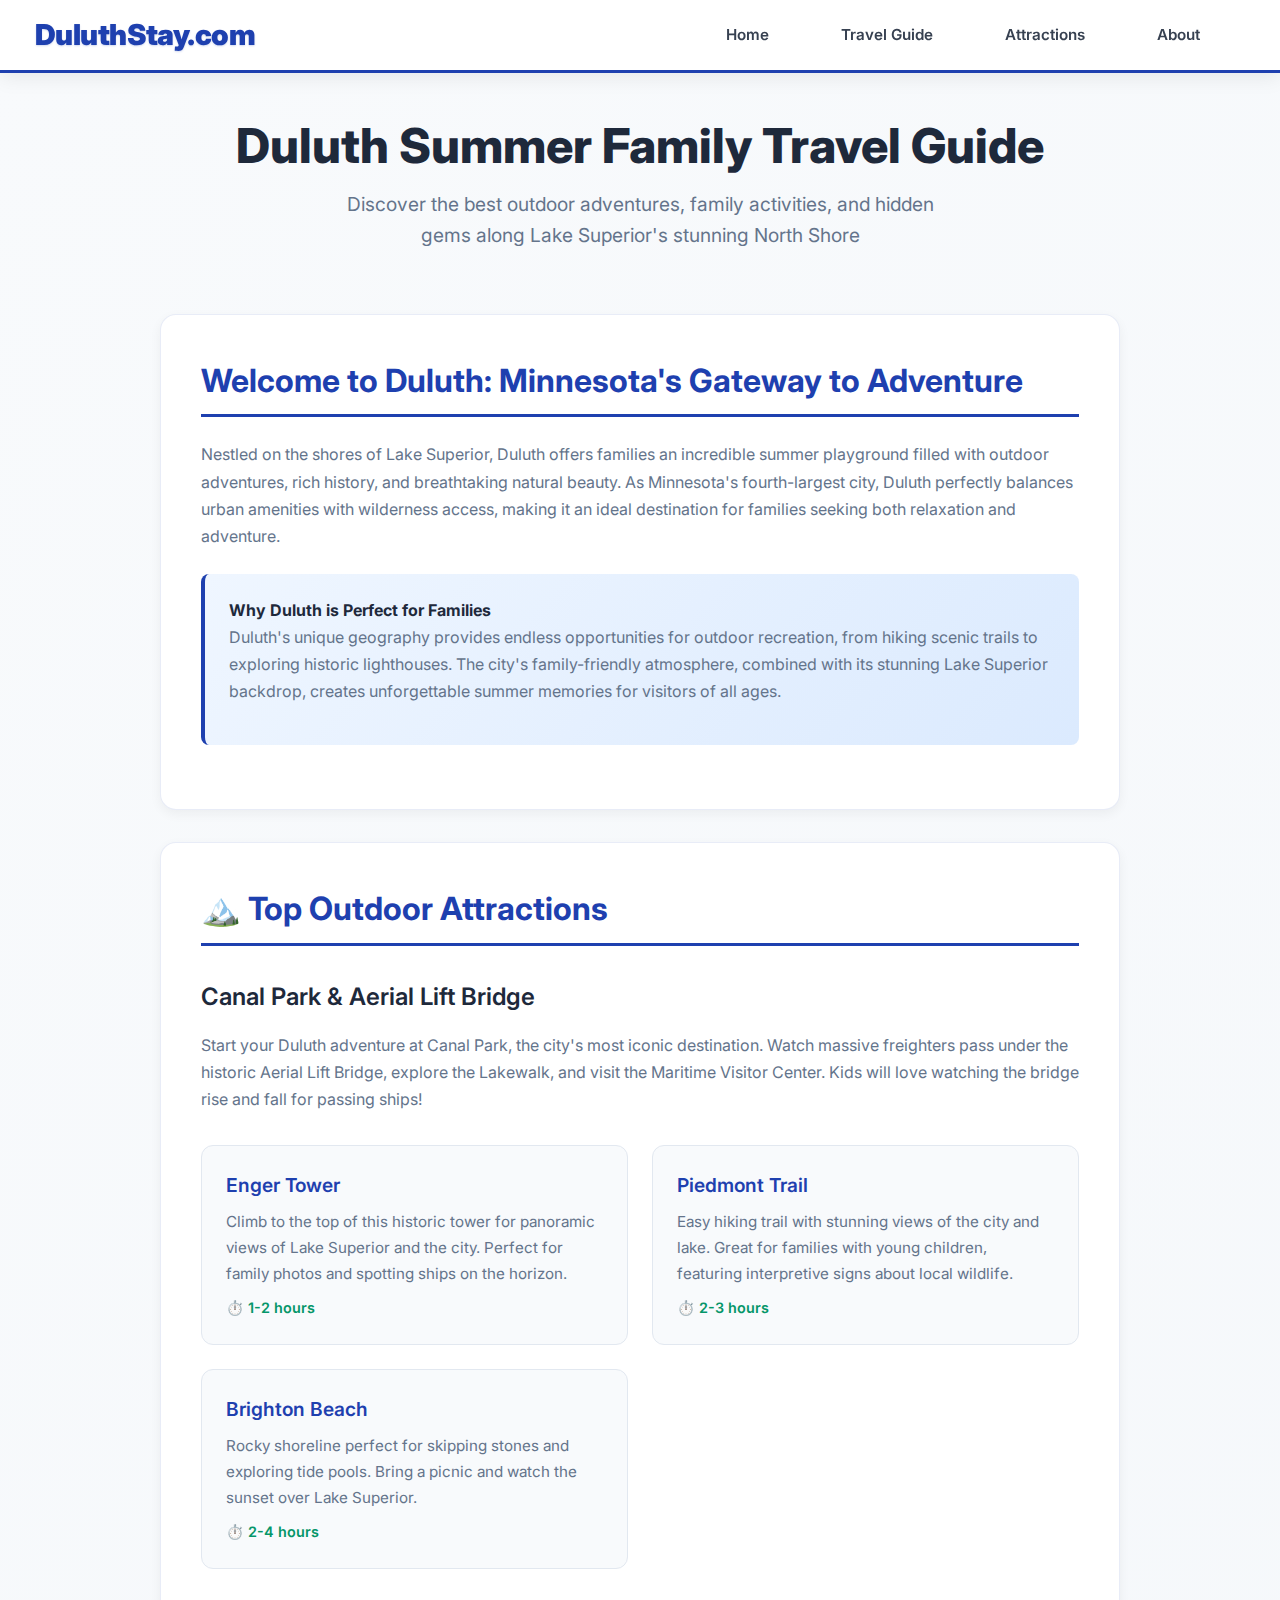
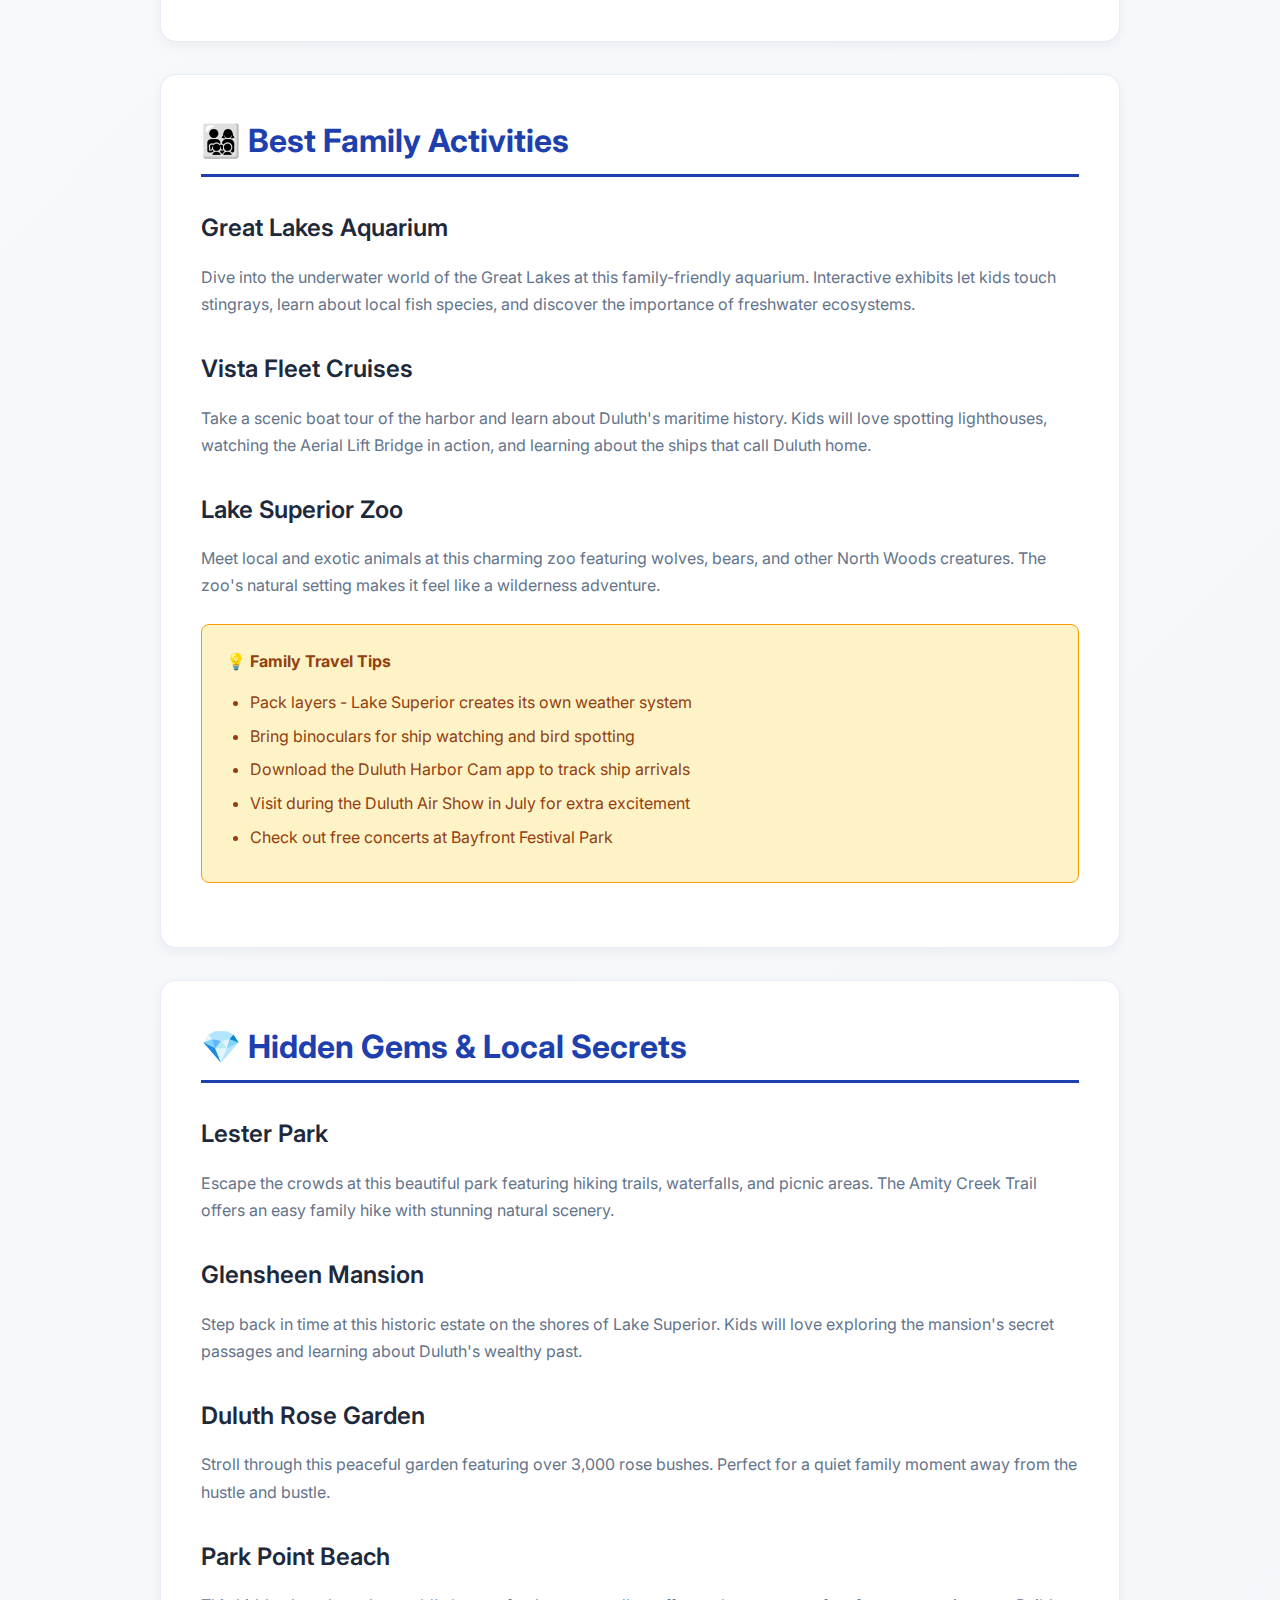
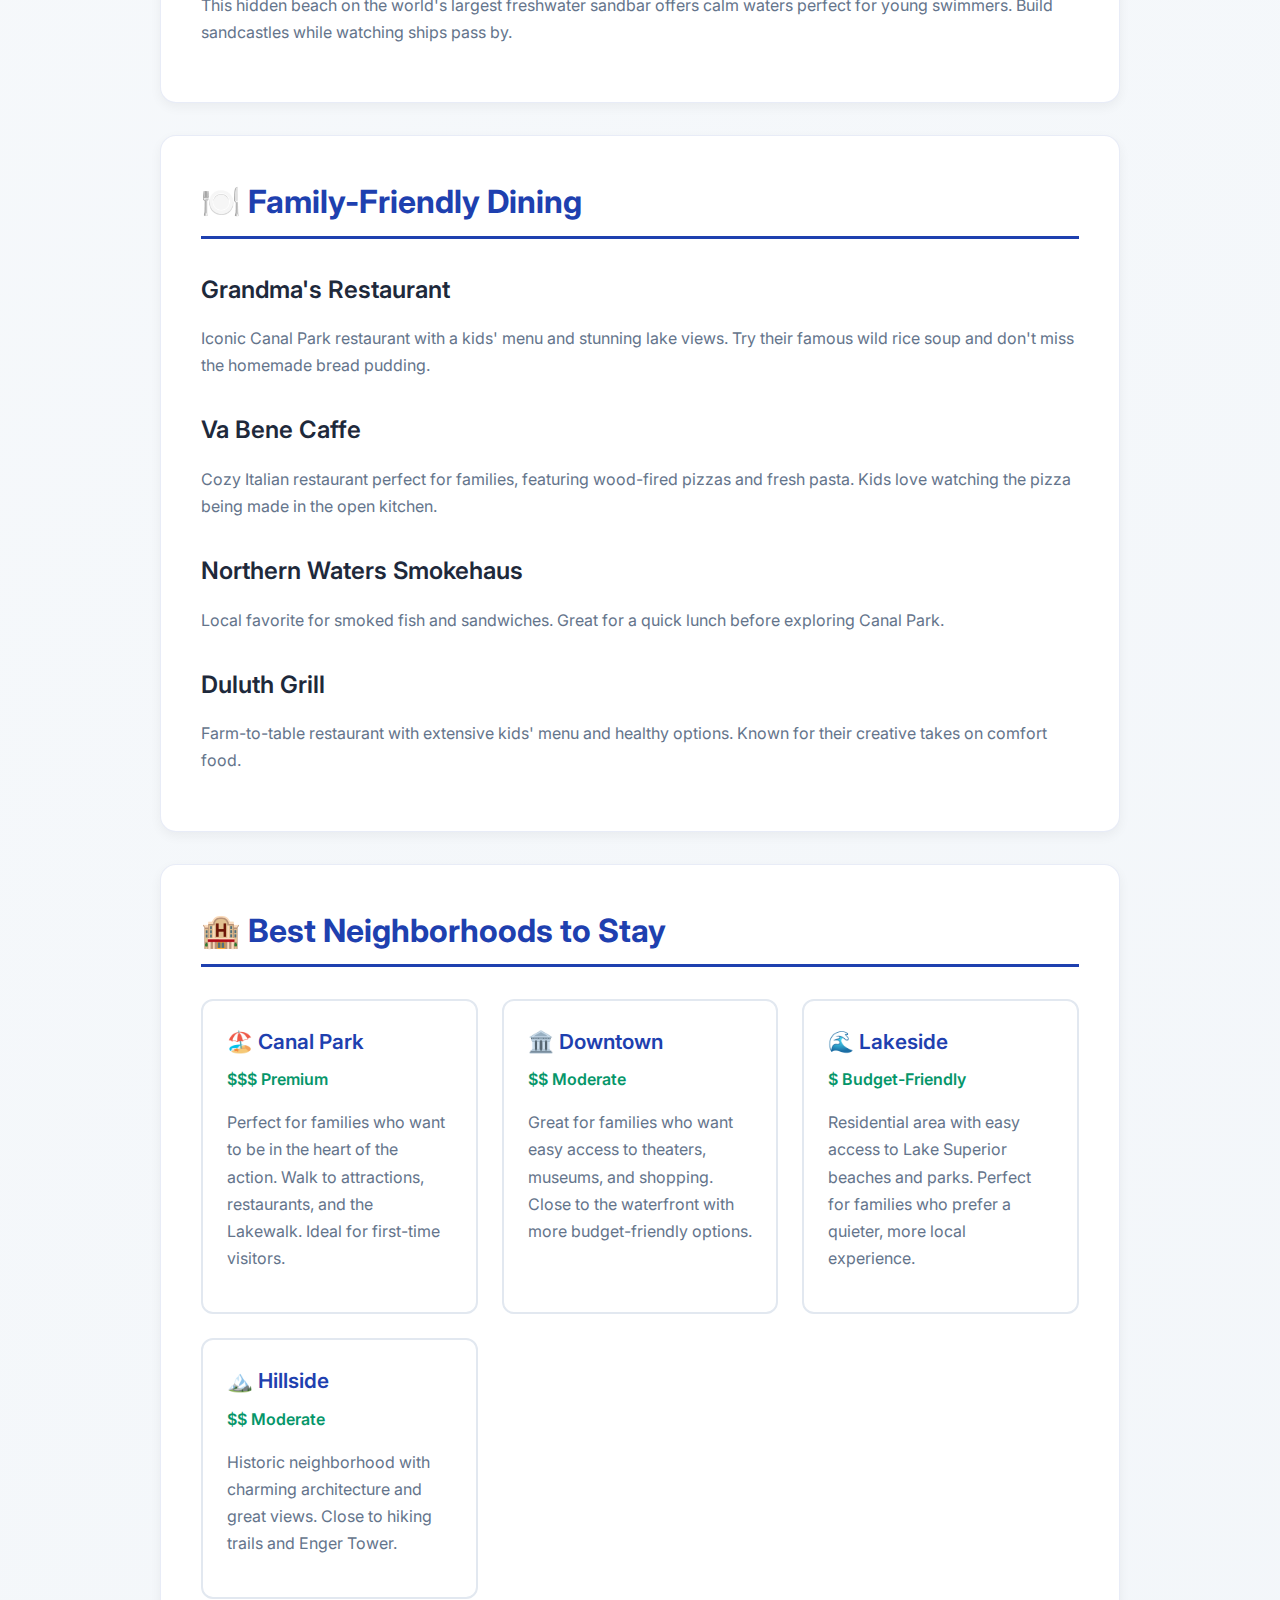
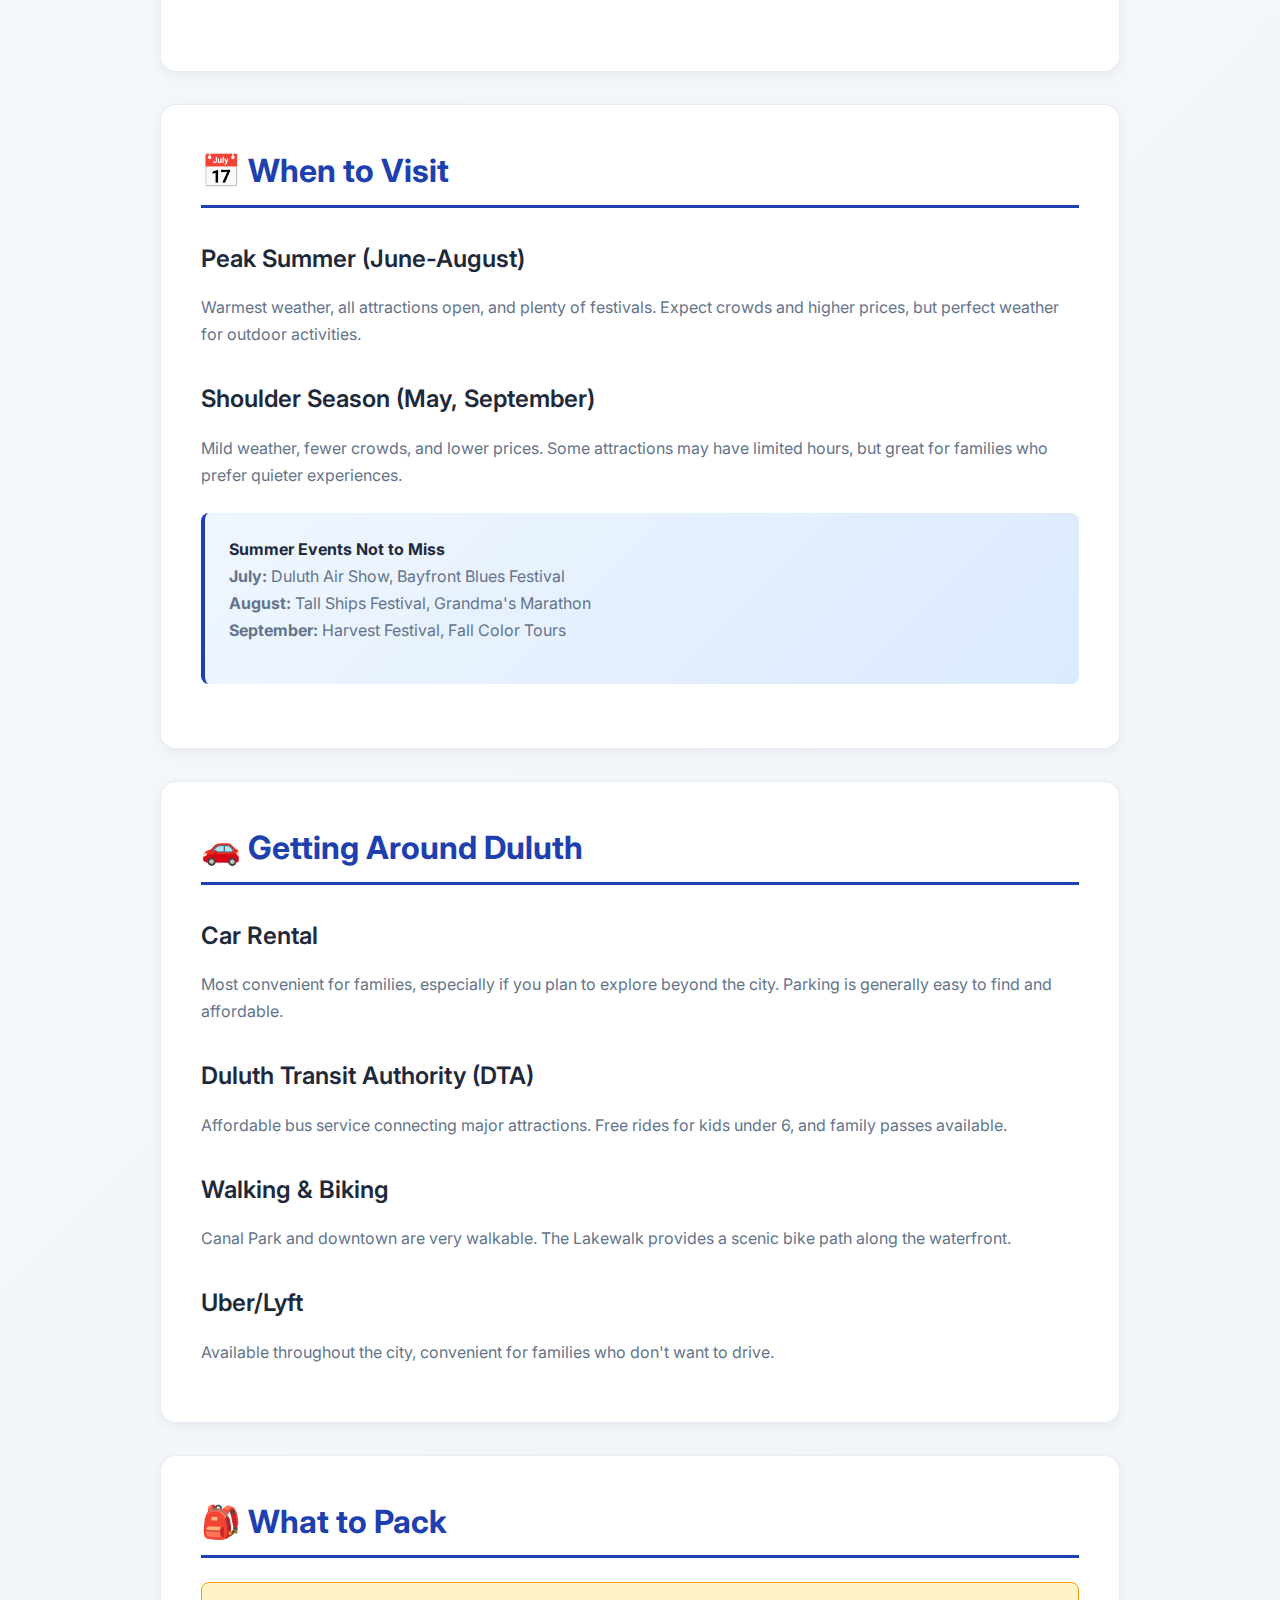
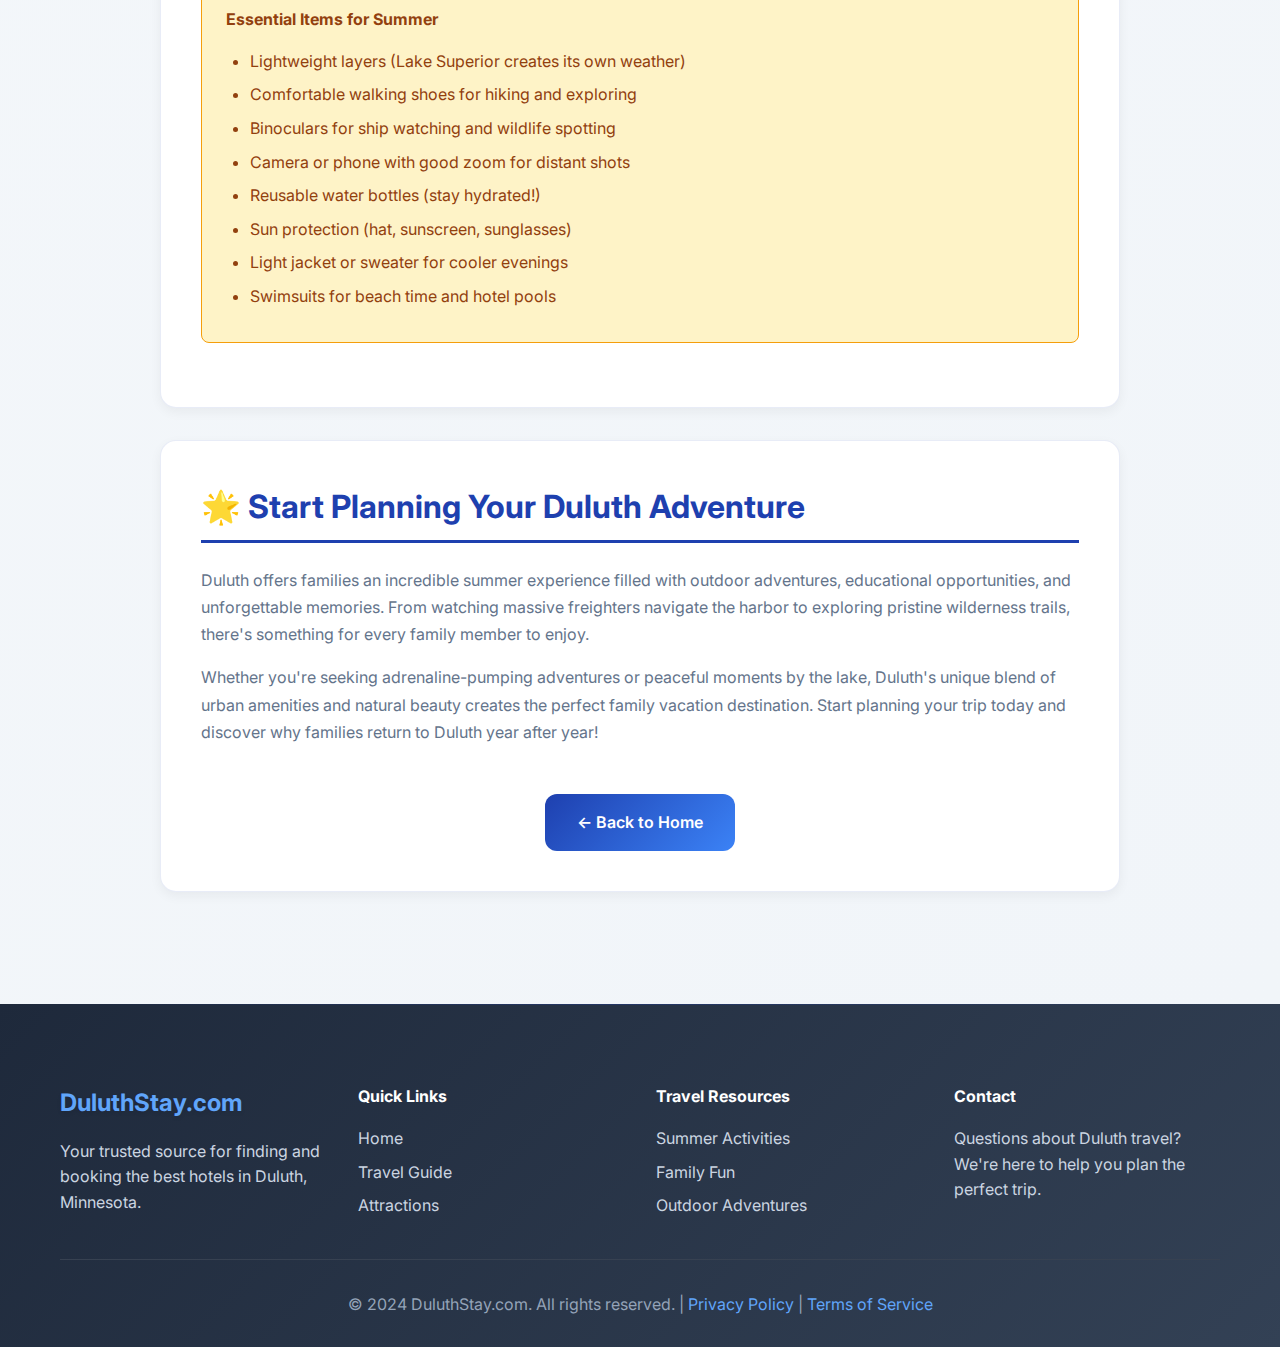
<file: travel-guide.html>
<!DOCTYPE html>
<html lang="en">
<head>
    <meta charset="UTF-8">
    <meta name="viewport" content="width=device-width, initial-scale=1.0">
    <meta name="description" content="Complete summer travel guide for families visiting Duluth, Minnesota. Discover outdoor activities, family-friendly attractions, dining, and hidden gems along Lake Superior.">
    <meta name="keywords" content="Duluth travel guide, family activities Duluth, summer Duluth, Lake Superior, outdoor activities Minnesota">
    <title>Duluth Summer Family Travel Guide | DuluthStay.com</title>
    
    <link rel="stylesheet" href="styles.css">
    <link rel="preconnect" href="https://fonts.googleapis.com">
    <link rel="preconnect" href="https://fonts.gstatic.com" crossorigin>
    <link href="https://fonts.googleapis.com/css2?family=Inter:wght@300;400;500;600;700&display=swap" rel="stylesheet">
    
    <style>
        .travel-guide {
            padding: 120px 0 80px;
            background: linear-gradient(135deg, #f8fafc 0%, #f1f5f9 100%);
        }
        
        .guide-header {
            text-align: center;
            margin-bottom: 4rem;
        }
        
        .guide-title {
            font-size: 3rem;
            font-weight: 800;
            color: #1e293b;
            margin-bottom: 1rem;
            line-height: 1.1;
        }
        
        .guide-subtitle {
            font-size: 1.2rem;
            color: #64748b;
            max-width: 600px;
            margin: 0 auto;
        }
        
        .guide-content {
            max-width: 1000px;
            margin: 0 auto;
            padding: 0 20px;
        }
        
        .section {
            background: white;
            border-radius: 16px;
            padding: 2.5rem;
            margin-bottom: 2rem;
            box-shadow: 0 4px 12px rgba(0, 0, 0, 0.05);
            border: 1px solid rgba(30, 64, 175, 0.1);
        }
        
        .section h2 {
            font-size: 2rem;
            font-weight: 700;
            color: #1e40af;
            margin-bottom: 1.5rem;
            border-bottom: 3px solid #1e40af;
            padding-bottom: 0.5rem;
        }
        
        .section h3 {
            font-size: 1.5rem;
            font-weight: 600;
            color: #1e293b;
            margin: 2rem 0 1rem 0;
        }
        
        .section p {
            color: #64748b;
            line-height: 1.7;
            margin-bottom: 1rem;
        }
        
        .highlight-box {
            background: linear-gradient(135deg, #eff6ff 0%, #dbeafe 100%);
            border-left: 4px solid #1e40af;
            padding: 1.5rem;
            margin: 1.5rem 0;
            border-radius: 8px;
        }
        
        .activity-grid {
            display: grid;
            grid-template-columns: repeat(auto-fit, minmax(300px, 1fr));
            gap: 1.5rem;
            margin: 2rem 0;
        }
        
        .activity-card {
            background: #f8fafc;
            border-radius: 12px;
            padding: 1.5rem;
            border: 1px solid #e2e8f0;
            transition: transform 0.3s ease;
        }
        
        .activity-card:hover {
            transform: translateY(-2px);
            box-shadow: 0 8px 20px rgba(0, 0, 0, 0.1);
        }
        
        .activity-card h4 {
            color: #1e40af;
            font-size: 1.2rem;
            font-weight: 600;
            margin-bottom: 0.5rem;
        }
        
        .activity-card p {
            color: #64748b;
            font-size: 0.95rem;
            margin-bottom: 0.5rem;
        }
        
        .activity-card .time {
            color: #059669;
            font-weight: 600;
            font-size: 0.9rem;
        }
        
        .neighborhood-recommendations {
            display: grid;
            grid-template-columns: repeat(auto-fit, minmax(250px, 1fr));
            gap: 1.5rem;
            margin: 2rem 0;
        }
        
        .neighborhood-card {
            background: white;
            border: 2px solid #e2e8f0;
            border-radius: 12px;
            padding: 1.5rem;
            transition: all 0.3s ease;
        }
        
        .neighborhood-card:hover {
            border-color: #1e40af;
            box-shadow: 0 4px 12px rgba(30, 64, 175, 0.1);
        }
        
        .neighborhood-card h4 {
            color: #1e40af;
            font-size: 1.3rem;
            font-weight: 600;
            margin-bottom: 0.5rem;
        }
        
        .neighborhood-card .price-range {
            color: #059669;
            font-weight: 600;
            margin-bottom: 1rem;
        }
        
        .tips-list {
            background: #fef3c7;
            border: 1px solid #f59e0b;
            border-radius: 8px;
            padding: 1.5rem;
            margin: 1.5rem 0;
        }
        
        .tips-list h4 {
            color: #92400e;
            margin-bottom: 1rem;
        }
        
        .tips-list ul {
            margin: 0;
            padding-left: 1.5rem;
        }
        
        .tips-list li {
            color: #92400e;
            margin-bottom: 0.5rem;
        }
        
        .back-to-home {
            text-align: center;
            margin-top: 3rem;
        }
        
        .back-to-home a {
            display: inline-block;
            background: linear-gradient(135deg, #1e40af 0%, #3b82f6 100%);
            color: white;
            padding: 1rem 2rem;
            border-radius: 12px;
            text-decoration: none;
            font-weight: 600;
            transition: all 0.3s ease;
        }
        
        .back-to-home a:hover {
            background: linear-gradient(135deg, #1e3a8a 0%, #2563eb 100%);
            transform: translateY(-2px);
        }
        
        @media (max-width: 768px) {
            .guide-title {
                font-size: 2.2rem;
            }
            
            .section {
                padding: 1.5rem;
            }
            
            .activity-grid,
            .neighborhood-recommendations {
                grid-template-columns: 1fr;
            }
        }
    </style>
</head>
<body>
    <!-- Header -->
    <header class="header">
        <nav class="nav">
            <div class="nav-container">
                <div class="nav-logo">
                    <h1><a href="index.html">DuluthStay.com</a></h1>
                </div>
                <ul class="nav-menu">
                    <li><a href="index.html">Home</a></li>
                    <li><a href="travel-guide.html">Travel Guide</a></li>
                    <li><a href="#attractions">Attractions</a></li>
                    <li><a href="#about">About</a></li>
                </ul>
                <div class="hamburger">
                    <span></span>
                    <span></span>
                    <span></span>
                </div>
            </div>
        </nav>
    </header>

    <!-- Travel Guide Content -->
    <section class="travel-guide">
        <div class="guide-header">
            <h1 class="guide-title">Duluth Summer Family Travel Guide</h1>
            <p class="guide-subtitle">Discover the best outdoor adventures, family activities, and hidden gems along Lake Superior's stunning North Shore</p>
        </div>
        
        <div class="guide-content">
            <!-- Introduction -->
            <div class="section">
                <h2>Welcome to Duluth: Minnesota's Gateway to Adventure</h2>
                <p>Nestled on the shores of Lake Superior, Duluth offers families an incredible summer playground filled with outdoor adventures, rich history, and breathtaking natural beauty. As Minnesota's fourth-largest city, Duluth perfectly balances urban amenities with wilderness access, making it an ideal destination for families seeking both relaxation and adventure.</p>
                
                <div class="highlight-box">
                    <h4>Why Duluth is Perfect for Families</h4>
                    <p>Duluth's unique geography provides endless opportunities for outdoor recreation, from hiking scenic trails to exploring historic lighthouses. The city's family-friendly atmosphere, combined with its stunning Lake Superior backdrop, creates unforgettable summer memories for visitors of all ages.</p>
                </div>
            </div>

            <!-- Top Outdoor Attractions -->
            <div class="section">
                <h2>🏔️ Top Outdoor Attractions</h2>
                
                <h3>Canal Park & Aerial Lift Bridge</h3>
                <p>Start your Duluth adventure at Canal Park, the city's most iconic destination. Watch massive freighters pass under the historic Aerial Lift Bridge, explore the Lakewalk, and visit the Maritime Visitor Center. Kids will love watching the bridge rise and fall for passing ships!</p>
                
                <div class="activity-grid">
                    <div class="activity-card">
                        <h4>Enger Tower</h4>
                        <p>Climb to the top of this historic tower for panoramic views of Lake Superior and the city. Perfect for family photos and spotting ships on the horizon.</p>
                        <span class="time">⏱️ 1-2 hours</span>
                    </div>
                    
                    <div class="activity-card">
                        <h4>Piedmont Trail</h4>
                        <p>Easy hiking trail with stunning views of the city and lake. Great for families with young children, featuring interpretive signs about local wildlife.</p>
                        <span class="time">⏱️ 2-3 hours</span>
                    </div>
                    
                    <div class="activity-card">
                        <h4>Brighton Beach</h4>
                        <p>Rocky shoreline perfect for skipping stones and exploring tide pools. Bring a picnic and watch the sunset over Lake Superior.</p>
                        <span class="time">⏱️ 2-4 hours</span>
                    </div>
                </div>
            </div>

            <!-- Family Activities -->
            <div class="section">
                <h2>👨‍👩‍👧‍👦 Best Family Activities</h2>
                
                <h3>Great Lakes Aquarium</h3>
                <p>Dive into the underwater world of the Great Lakes at this family-friendly aquarium. Interactive exhibits let kids touch stingrays, learn about local fish species, and discover the importance of freshwater ecosystems.</p>
                
                <h3>Vista Fleet Cruises</h3>
                <p>Take a scenic boat tour of the harbor and learn about Duluth's maritime history. Kids will love spotting lighthouses, watching the Aerial Lift Bridge in action, and learning about the ships that call Duluth home.</p>
                
                <h3>Lake Superior Zoo</h3>
                <p>Meet local and exotic animals at this charming zoo featuring wolves, bears, and other North Woods creatures. The zoo's natural setting makes it feel like a wilderness adventure.</p>
                
                <div class="tips-list">
                    <h4>💡 Family Travel Tips</h4>
                    <ul>
                        <li>Pack layers - Lake Superior creates its own weather system</li>
                        <li>Bring binoculars for ship watching and bird spotting</li>
                        <li>Download the Duluth Harbor Cam app to track ship arrivals</li>
                        <li>Visit during the Duluth Air Show in July for extra excitement</li>
                        <li>Check out free concerts at Bayfront Festival Park</li>
                    </ul>
                </div>
            </div>

            <!-- Hidden Gems -->
            <div class="section">
                <h2>💎 Hidden Gems & Local Secrets</h2>
                
                <h3>Lester Park</h3>
                <p>Escape the crowds at this beautiful park featuring hiking trails, waterfalls, and picnic areas. The Amity Creek Trail offers an easy family hike with stunning natural scenery.</p>
                
                <h3>Glensheen Mansion</h3>
                <p>Step back in time at this historic estate on the shores of Lake Superior. Kids will love exploring the mansion's secret passages and learning about Duluth's wealthy past.</p>
                
                <h3>Duluth Rose Garden</h3>
                <p>Stroll through this peaceful garden featuring over 3,000 rose bushes. Perfect for a quiet family moment away from the hustle and bustle.</p>
                
                <h3>Park Point Beach</h3>
                <p>This hidden beach on the world's largest freshwater sandbar offers calm waters perfect for young swimmers. Build sandcastles while watching ships pass by.</p>
            </div>

            <!-- Dining Recommendations -->
            <div class="section">
                <h2>🍽️ Family-Friendly Dining</h2>
                
                <h3>Grandma's Restaurant</h3>
                <p>Iconic Canal Park restaurant with a kids' menu and stunning lake views. Try their famous wild rice soup and don't miss the homemade bread pudding.</p>
                
                <h3>Va Bene Caffe</h3>
                <p>Cozy Italian restaurant perfect for families, featuring wood-fired pizzas and fresh pasta. Kids love watching the pizza being made in the open kitchen.</p>
                
                <h3>Northern Waters Smokehaus</h3>
                <p>Local favorite for smoked fish and sandwiches. Great for a quick lunch before exploring Canal Park.</p>
                
                <h3>Duluth Grill</h3>
                <p>Farm-to-table restaurant with extensive kids' menu and healthy options. Known for their creative takes on comfort food.</p>
            </div>

            <!-- Where to Stay -->
            <div class="section">
                <h2>🏨 Best Neighborhoods to Stay</h2>
                
                <div class="neighborhood-recommendations">
                    <div class="neighborhood-card">
                        <h4>🏖️ Canal Park</h4>
                        <p class="price-range">$$$ Premium</p>
                        <p>Perfect for families who want to be in the heart of the action. Walk to attractions, restaurants, and the Lakewalk. Ideal for first-time visitors.</p>
                    </div>
                    
                    <div class="neighborhood-card">
                        <h4>🏛️ Downtown</h4>
                        <p class="price-range">$$ Moderate</p>
                        <p>Great for families who want easy access to theaters, museums, and shopping. Close to the waterfront with more budget-friendly options.</p>
                    </div>
                    
                    <div class="neighborhood-card">
                        <h4>🌊 Lakeside</h4>
                        <p class="price-range">$ Budget-Friendly</p>
                        <p>Residential area with easy access to Lake Superior beaches and parks. Perfect for families who prefer a quieter, more local experience.</p>
                    </div>
                    
                    <div class="neighborhood-card">
                        <h4>🏔️ Hillside</h4>
                        <p class="price-range">$$ Moderate</p>
                        <p>Historic neighborhood with charming architecture and great views. Close to hiking trails and Enger Tower.</p>
                    </div>
                </div>
            </div>

            <!-- Best Times to Visit -->
            <div class="section">
                <h2>📅 When to Visit</h2>
                
                <h3>Peak Summer (June-August)</h3>
                <p>Warmest weather, all attractions open, and plenty of festivals. Expect crowds and higher prices, but perfect weather for outdoor activities.</p>
                
                <h3>Shoulder Season (May, September)</h3>
                <p>Mild weather, fewer crowds, and lower prices. Some attractions may have limited hours, but great for families who prefer quieter experiences.</p>
                
                <div class="highlight-box">
                    <h4>Summer Events Not to Miss</h4>
                    <p><strong>July:</strong> Duluth Air Show, Bayfront Blues Festival<br>
                    <strong>August:</strong> Tall Ships Festival, Grandma's Marathon<br>
                    <strong>September:</strong> Harvest Festival, Fall Color Tours</p>
                </div>
            </div>

            <!-- Transportation -->
            <div class="section">
                <h2>🚗 Getting Around Duluth</h2>
                
                <h3>Car Rental</h3>
                <p>Most convenient for families, especially if you plan to explore beyond the city. Parking is generally easy to find and affordable.</p>
                
                <h3>Duluth Transit Authority (DTA)</h3>
                <p>Affordable bus service connecting major attractions. Free rides for kids under 6, and family passes available.</p>
                
                <h3>Walking & Biking</h3>
                <p>Canal Park and downtown are very walkable. The Lakewalk provides a scenic bike path along the waterfront.</p>
                
                <h3>Uber/Lyft</h3>
                <p>Available throughout the city, convenient for families who don't want to drive.</p>
            </div>

            <!-- Packing Tips -->
            <div class="section">
                <h2>🎒 What to Pack</h2>
                
                <div class="tips-list">
                    <h4>Essential Items for Summer</h4>
                    <ul>
                        <li>Lightweight layers (Lake Superior creates its own weather)</li>
                        <li>Comfortable walking shoes for hiking and exploring</li>
                        <li>Binoculars for ship watching and wildlife spotting</li>
                        <li>Camera or phone with good zoom for distant shots</li>
                        <li>Reusable water bottles (stay hydrated!)</li>
                        <li>Sun protection (hat, sunscreen, sunglasses)</li>
                        <li>Light jacket or sweater for cooler evenings</li>
                        <li>Swimsuits for beach time and hotel pools</li>
                    </ul>
                </div>
            </div>

            <!-- Conclusion -->
            <div class="section">
                <h2>🌟 Start Planning Your Duluth Adventure</h2>
                <p>Duluth offers families an incredible summer experience filled with outdoor adventures, educational opportunities, and unforgettable memories. From watching massive freighters navigate the harbor to exploring pristine wilderness trails, there's something for every family member to enjoy.</p>
                
                <p>Whether you're seeking adrenaline-pumping adventures or peaceful moments by the lake, Duluth's unique blend of urban amenities and natural beauty creates the perfect family vacation destination. Start planning your trip today and discover why families return to Duluth year after year!</p>
                
                <div class="back-to-home">
                    <a href="index.html">← Back to Home</a>
                </div>
            </div>
        </div>
    </section>

    <!-- Footer -->
    <footer class="footer">
        <div class="container">
            <div class="footer-content">
                <div class="footer-section">
                    <h3>DuluthStay.com</h3>
                    <p>Your trusted source for finding and booking the best hotels in Duluth, Minnesota.</p>
                </div>
                <div class="footer-section">
                    <h4>Quick Links</h4>
                    <ul>
                        <li><a href="index.html">Home</a></li>
                        <li><a href="travel-guide.html">Travel Guide</a></li>
                        <li><a href="#attractions">Attractions</a></li>
                    </ul>
                </div>
                <div class="footer-section">
                    <h4>Travel Resources</h4>
                    <ul>
                        <li><a href="#summer-activities">Summer Activities</a></li>
                        <li><a href="#family-fun">Family Fun</a></li>
                        <li><a href="#outdoor-adventures">Outdoor Adventures</a></li>
                    </ul>
                </div>
                <div class="footer-section">
                    <h4>Contact</h4>
                    <p>Questions about Duluth travel?</p>
                    <p>We're here to help you plan the perfect trip.</p>
                </div>
            </div>
            <div class="footer-bottom">
                <p>&copy; 2024 DuluthStay.com. All rights reserved. | <a href="/privacy">Privacy Policy</a> | <a href="/terms">Terms of Service</a></p>
            </div>
        </div>
    </footer>

    <script src="script.js"></script>
</body>
</html>
</file>
<file: styles.css>
/* Reset and Base Styles */
* {
    margin: 0;
    padding: 0;
    box-sizing: border-box;
}

html {
    scroll-behavior: smooth;
}

body {
    font-family: 'Inter', -apple-system, BlinkMacSystemFont, 'Segoe UI', Roboto, sans-serif;
    line-height: 1.6;
    color: #1e293b;
    background-color: #fafbfc;
    overflow-x: hidden; /* Prevent horizontal scrolling */
}

.container {
    max-width: 1200px;
    margin: 0 auto;
    padding: 0 20px;
}

/* Header Styles */
.header {
    background: rgba(255, 255, 255, 0.98);
    box-shadow: 0 4px 20px rgba(0, 0, 0, 0.08);
    position: fixed;
    top: 0;
    left: 0;
    right: 0;
    z-index: 1000;
    backdrop-filter: blur(20px);
    border-bottom: 3px solid #1e40af;
    transition: all 0.3s ease;
}

.nav-container {
    max-width: 1200px;
    margin: 0 auto;
    padding: 0 20px;
    display: flex;
    justify-content: space-between;
    align-items: center;
    height: 70px;
}


.nav-logo h1 {
    font-size: 1.8rem;
    font-weight: 900;
    color: #1e40af;
    text-shadow: 0 1px 2px rgba(30, 64, 175, 0.2);
    letter-spacing: -0.02em;
    font-family: 'Inter', sans-serif;
    margin-left: -25px;
    transition: all 0.3s ease;
}

.nav-logo h1:hover {
    color: #1e3a8a;
    transform: translateY(-1px);
}


.nav-logo a {
    text-decoration: none;
    color: inherit;
}

.nav-menu {
    display: flex;
    list-style: none;
    gap: 2rem;
}

.nav-menu a {
    text-decoration: none;
    color: #374151;
    font-weight: 600;
    transition: all 0.3s ease;
    padding: 0.75rem 1.25rem;
    border-radius: 10px;
    font-size: 0.95rem;
    position: relative;
}

.nav-menu a:hover {
    color: #1e40af;
    background: rgba(30, 64, 175, 0.08);
    transform: translateY(-2px);
    box-shadow: 0 4px 12px rgba(30, 64, 175, 0.15);
}

.hamburger {
    display: none;
    flex-direction: column;
    cursor: pointer;
}

.hamburger span {
    width: 28px;
    height: 3px;
    background: #1e40af;
    margin: 4px 0;
    transition: 0.3s;
    border-radius: 2px;
}

.hamburger:hover span {
    background: #1e3a8a;
}

/* Hero Section */
.hero {
    color: white;
    padding: 120px 0 120px;
    text-align: center;
    position: relative;
    overflow: hidden;
    min-height: 700px;
    display: flex;
    align-items: center;
}

.hero-background {
    position: absolute;
    top: 0;
    left: 0;
    width: 100%;
    height: 100%;
    z-index: 1;
    background-image: url('summerskyline.jpg');
    background-size: cover;
    background-position: center bottom;
    background-repeat: no-repeat;
}

.hero-overlay {
    position: absolute;
    top: 0;
    left: 0;
    width: 100%;
    height: 100%;
    background: linear-gradient(135deg, rgba(30, 64, 175, 0.6) 0%, rgba(0,0,0,0.3) 100%);
}

.hero-container {
    position: relative;
    z-index: 2;
    width: 100%;
}

.hero-title {
    font-size: 3.2rem;
    font-weight: 800;
    margin-bottom: 1.5rem;
    line-height: 1.1;
    text-shadow: 0 4px 8px rgba(0,0,0,0.4);
    letter-spacing: 0.05em;
    text-align: center;
    color: white;
}

.hero-subheadline {
    font-size: 1.1rem;
    margin-bottom: 1rem;
    opacity: 0.9;
    max-width: 600px;
    margin-left: auto;
    margin-right: auto;
    font-weight: 400;
    text-shadow: 0 2px 4px rgba(0,0,0,0.3);
    text-align: center;
    color: white;
}

.neighborhood-link {
    color: #ffffff;
    text-decoration: underline;
    font-weight: 600;
    transition: all 0.3s ease;
    cursor: pointer;
}

.neighborhood-link:hover {
    color: #e0e7ff;
    text-decoration: none;
    text-shadow: 0 0 8px rgba(255, 255, 255, 0.5);
}


.search-widget {
    background: rgba(255, 255, 255, 0.95);
    border-radius: 20px;
    padding: 1.5rem;
    margin: 1rem auto;
    max-width: 700px;
    box-shadow: 0 20px 40px rgba(0, 0, 0, 0.15), 0 0 0 1px rgba(255, 255, 255, 0.1);
    border: 1px solid rgba(255, 255, 255, 0.2);
    backdrop-filter: blur(20px);
}

.search-header {
    text-align: center;
    margin-bottom: 1rem;
}

.search-header h3 {
    font-size: 1.25rem;
    font-weight: 700;
    color: #1e40af;
    margin: 0;
}

.search-form {
    display: grid;
    grid-template-columns: 1fr 1fr 1fr auto;
    gap: 1rem;
    align-items: center;
}

.search-field {
    display: flex;
    align-items: center;
    background: #f8fafc;
    border: 2px solid #1e40af;
    border-radius: 12px;
    padding: 0.75rem;
    cursor: pointer;
    transition: all 0.3s ease;
    height: 60px;
    justify-content: center;
    min-width: 0;
    flex: 1;
    position: relative;
}

#guests-field {
    position: relative;
}

.search-field:hover {
    border-color: #3b82f6;
    background: #eff6ff;
}

.search-field.active {
    border-color: #1e40af;
    background: #eff6ff;
    box-shadow: 0 0 0 3px rgba(30, 64, 175, 0.1);
}

.date-field {
    cursor: pointer;
    position: relative;
}

.date-field:hover {
    border-color: #3b82f6;
    background: #f8fafc;
}

.date-input-visible {
    position: absolute;
    top: 0;
    left: 0;
    width: 100%;
    height: 100%;
    opacity: 0;
    cursor: pointer;
    z-index: 10;
    border: none;
    background: transparent;
    font-size: 16px;
    pointer-events: auto;
    margin: 0;
    padding: 0;
}

.field-content {
    text-align: center;
    display: flex;
    flex-direction: column;
    align-items: center;
    justify-content: center;
    width: 100%;
    height: 100%;
}

.search-field label {
    font-size: 0.875rem;
    font-weight: 500;
    color: #6b7280;
    margin-bottom: 0.25rem;
    display: block;
}

.date-display {
    font-size: 1rem;
    font-weight: 700;
    color: #1e40af;
    margin: 0;
    pointer-events: none;
}

.search-btn {
    background: linear-gradient(135deg, #1e40af 0%, #3b82f6 100%);
    color: white;
    padding: 0.75rem 1.5rem;
    border: none;
    border-radius: 12px;
    font-size: 1.1rem;
    font-weight: 700;
    cursor: pointer;
    transition: all 0.3s ease;
    white-space: nowrap;
    box-shadow: 0 6px 20px rgba(30, 64, 175, 0.4);
    height: 60px;
    align-self: stretch;
    display: flex;
    align-items: center;
    justify-content: center;
    position: relative;
    overflow: hidden;
}

.search-btn::before {
    content: '';
    position: absolute;
    top: 0;
    left: -100%;
    width: 100%;
    height: 100%;
    background: linear-gradient(90deg, transparent, rgba(255,255,255,0.2), transparent);
    transition: left 0.5s;
}

.search-btn:hover::before {
    left: 100%;
}

@keyframes gentle-fade-in {
    0% { opacity: 0; transform: translateY(10px); }
    100% { opacity: 1; transform: translateY(0); }
}

.search-btn:hover {
    background: linear-gradient(135deg, #1e3a8a 0%, #2563eb 100%);
    transform: translateY(-1px);
    box-shadow: 0 6px 16px rgba(30, 64, 175, 0.4);
}

.hero-stats {
    display: flex;
    justify-content: center;
    align-items: center;
    gap: 1.2rem;
    margin-top: 0.5rem;
    padding: 0.1rem 0;
}

.stat {
    text-align: center;
    display: flex;
    flex-direction: column;
    align-items: center;
}

.stat-number {
    font-size: 1.4rem;
    font-weight: 600;
    color: rgba(255, 255, 255, 0.95);
    text-shadow: 0 1px 2px rgba(0,0,0,0.3);
    margin-bottom: 0.1rem;
    line-height: 1;
    display: flex;
    align-items: baseline;
    gap: 0.2rem;
}

.stat-star {
    font-size: 1.4rem;
    vertical-align: baseline;
}

.stat-label {
    font-size: 1.1rem;
    font-weight: 600;
    color: rgba(255, 255, 255, 0.85);
    text-shadow: 0 1px 2px rgba(0,0,0,0.3);
}

.stat-divider {
    width: 1px;
    height: 20px;
    background: rgba(255, 255, 255, 0.4);
    margin: 0 0.3rem;
}

/* Duluth Highlights Section */
.duluth-highlights {
    padding: 80px 0;
    background: white;
    margin-top: -20px;
    position: relative;
    z-index: 10;
}

.duluth-highlights h2 {
    text-align: center;
    font-size: 2.5rem;
    font-weight: 700;
    margin-bottom: 3rem;
    color: #1e293b;
    transform: translateY(-60px);
}

.highlights-grid {
    display: grid;
    grid-template-columns: repeat(auto-fit, minmax(300px, 1fr));
    gap: 2rem;
}

.highlight-card {
    text-align: center;
    padding: 2rem;
    border-radius: 12px;
    transition: transform 0.3s ease;
}

.highlight-card:hover {
    transform: translateY(-5px);
}

.highlight-card img {
    width: 100%;
    height: 200px;
    object-fit: cover;
    border-radius: 8px;
    margin-bottom: 1rem;
}

.highlight-card h3 {
    font-size: 1.5rem;
    font-weight: 600;
    margin-bottom: 1rem;
    color: #1e293b;
}

.highlight-card p {
    color: #64748b;
    line-height: 1.6;
}

/* Hotels Section */
.hotels-section, .budget-hotels, .family-hotels {
    padding: 100px 0;
}

.hotels-section {
    background: linear-gradient(135deg, #f8fafc 0%, #f1f5f9 100%);
}

.budget-hotels {
    background: linear-gradient(135deg, #ffffff 0%, #f8fafc 100%);
}

.family-hotels {
    background: linear-gradient(135deg, #f8fafc 0%, #f1f5f9 100%);
}

.hotels-section h2, .budget-hotels h2, .family-hotels h2 {
    text-align: center;
    font-size: 2.75rem;
    font-weight: 800;
    margin-bottom: 4rem;
    color: #1e293b;
    letter-spacing: -0.01em;
    position: relative;
}

.hotels-section h2::after, .budget-hotels h2::after, .family-hotels h2::after {
    content: '';
    position: absolute;
    bottom: -1rem;
    left: 50%;
    transform: translateX(-50%);
    width: 60px;
    height: 4px;
    background: linear-gradient(135deg, #1e40af 0%, #3b82f6 100%);
    border-radius: 2px;
}

.hotels-grid {
    display: grid;
    grid-template-columns: repeat(auto-fit, minmax(350px, 1fr));
    gap: 2rem;
    margin-top: 2rem;
}

.hotel-card {
    background: white;
    border-radius: 16px;
    overflow: hidden;
    box-shadow: 0 8px 32px rgba(30, 64, 175, 0.08), 0 0 0 1px rgba(30, 64, 175, 0.05);
    transition: all 0.4s ease;
    position: relative;
    display: flex;
    flex-direction: column;
    border: 1px solid rgba(30, 64, 175, 0.1);
}

.hotel-card:hover {
    transform: translateY(-8px);
    box-shadow: 0 20px 40px rgba(30, 64, 175, 0.15), 0 0 0 1px rgba(30, 64, 175, 0.1);
}

.hotel-card.featured {
    border: 2px solid #1e40af;
    box-shadow: 0 12px 40px rgba(30, 64, 175, 0.12), 0 0 0 2px rgba(30, 64, 175, 0.1);
}

/* Enhanced Image Gallery */
.hotel-image-gallery {
    position: relative;
    height: 250px;
    overflow: hidden;
}

.main-image {
    position: relative;
    height: 200px;
    overflow: hidden;
}

.main-image img {
    width: 100%;
    height: 100%;
    object-fit: cover;
    transition: transform 0.3s ease;
}

.hotel-card:hover .main-image img {
    transform: scale(1.05);
}

.image-overlay {
    position: absolute;
    top: 0;
    left: 0;
    right: 0;
    bottom: 0;
    background: rgba(0,0,0,0.3);
    display: flex;
    align-items: center;
    justify-content: center;
    opacity: 0;
    transition: opacity 0.3s ease;
}

.hotel-card:hover .image-overlay {
    opacity: 1;
}

.view-gallery-btn {
    background: rgba(255,255,255,0.9);
    color: #1e293b;
    padding: 0.5rem 1rem;
    border: none;
    border-radius: 6px;
    font-weight: 600;
    cursor: pointer;
    transition: background 0.3s ease;
}

.view-gallery-btn:hover {
    background: white;
}

.thumbnail-images {
    display: flex;
    gap: 0.5rem;
    padding: 0.5rem;
    background: #f8fafc;
    height: 50px;
    align-items: center;
}

.thumbnail-images img {
    width: 60px;
    height: 40px;
    object-fit: cover;
    border-radius: 4px;
    cursor: pointer;
    transition: transform 0.2s ease;
}

.thumbnail-images img:hover {
    transform: scale(1.1);
}

.more-photos {
    background: #2563eb;
    color: white;
    padding: 0.25rem 0.5rem;
    border-radius: 4px;
    font-size: 0.75rem;
    font-weight: 600;
    margin-left: 0.5rem;
}

/* Legacy hotel-image for backward compatibility */
.hotel-image {
    position: relative;
    height: 200px;
    overflow: hidden;
}

.hotel-image img {
    width: 100%;
    height: 100%;
    object-fit: cover;
    transition: transform 0.3s ease;
}

.hotel-card:hover .hotel-image img {
    transform: scale(1.05);
}

.hotel-badge {
    position: absolute;
    top: 15px;
    right: 15px;
    background: linear-gradient(135deg, #1e40af 0%, #3b82f6 100%);
    color: white;
    padding: 0.5rem 1rem;
    border-radius: 20px;
    font-size: 0.8rem;
    font-weight: 600;
    box-shadow: 0 4px 12px rgba(30, 64, 175, 0.3);
}

.budget-badge {
    background: linear-gradient(135deg, #059669 0%, #10b981 100%);
    box-shadow: 0 4px 12px rgba(5, 150, 105, 0.3);
}

.family-badge {
    background: linear-gradient(135deg, #d97706 0%, #f59e0b 100%);
    box-shadow: 0 4px 12px rgba(217, 119, 6, 0.3);
}

.hotel-content {
    padding: 1.5rem;
    flex: 1;
    display: flex;
    flex-direction: column;
}

.hotel-header {
    margin-bottom: 1rem;
}

.hotel-content h3 {
    font-size: 1.5rem;
    font-weight: 600;
    margin-bottom: 0.5rem;
    color: #1e293b;
}

.hotel-location {
    color: #64748b;
    font-size: 0.9rem;
    margin-bottom: 0.5rem;
}

.hotel-rating {
    display: flex;
    align-items: center;
    gap: 0.5rem;
    margin-bottom: 1rem;
}

.stars {
    color: #fbbf24;
    font-size: 1rem;
}

.rating-score {
    font-weight: 600;
    color: #374151;
}

.review-count {
    color: #64748b;
    font-size: 0.875rem;
}

.hotel-description {
    color: #64748b;
    margin-bottom: 1rem;
    line-height: 1.5;
    flex: 1;
}

.hotel-amenities {
    display: flex;
    flex-wrap: wrap;
    gap: 0.5rem;
    margin-bottom: 1rem;
}

.amenity {
    background: #f1f5f9;
    color: #475569;
    padding: 0.25rem 0.75rem;
    border-radius: 15px;
    font-size: 0.8rem;
    font-weight: 500;
}

/* Enhanced Pricing */
.hotel-pricing {
    margin-bottom: 1rem;
    padding: 1rem;
    background: #f8fafc;
    border-radius: 8px;
    border: 1px solid #e5e7eb;
}

.price-info {
    display: flex;
    align-items: baseline;
    gap: 0.25rem;
    margin-bottom: 0.5rem;
}

.hotel-price {
    font-size: 1.5rem;
    font-weight: 700;
    color: #1e40af;
}

.price-period {
    color: #64748b;
    font-size: 0.875rem;
}

.price-note {
    color: #64748b;
    font-size: 0.75rem;
    margin-left: 0.5rem;
}

.price-comparison {
    display: flex;
    align-items: center;
    gap: 0.5rem;
}

.original-price {
    color: #9ca3af;
    text-decoration: line-through;
    font-size: 0.875rem;
}

.discount {
    background: #10b981;
    color: white;
    padding: 0.125rem 0.5rem;
    border-radius: 4px;
    font-size: 0.75rem;
    font-weight: 600;
}

/* Hotel Actions */
.hotel-actions {
    display: flex;
    gap: 0.75rem;
    align-items: center;
}

.book-btn {
    flex: 1;
    background: linear-gradient(135deg, #1e40af 0%, #3b82f6 100%);
    color: white;
    padding: 0.75rem 1.5rem;
    border-radius: 10px;
    text-decoration: none;
    font-weight: 600;
    transition: all 0.3s ease;
    text-align: center;
    border: none;
    cursor: pointer;
    box-shadow: 0 4px 12px rgba(30, 64, 175, 0.3);
}

.book-btn:hover {
    background: linear-gradient(135deg, #1e3a8a 0%, #2563eb 100%);
    transform: translateY(-1px);
    box-shadow: 0 6px 16px rgba(30, 64, 175, 0.4);
}

.favorite-btn {
    background: linear-gradient(135deg, #f8fafc 0%, #f1f5f9 100%);
    color: #64748b;
    padding: 0.75rem;
    border: 1px solid rgba(30, 64, 175, 0.1);
    border-radius: 10px;
    cursor: pointer;
    transition: all 0.3s ease;
    font-size: 1.25rem;
    width: 48px;
    height: 48px;
    display: flex;
    align-items: center;
    justify-content: center;
    box-shadow: 0 2px 8px rgba(30, 64, 175, 0.05);
}

.favorite-btn:hover {
    background: linear-gradient(135deg, #fee2e2 0%, #fecaca 100%);
    color: #dc2626;
    border-color: #fca5a5;
    transform: translateY(-1px);
    box-shadow: 0 4px 12px rgba(220, 38, 38, 0.15);
}

.favorite-btn.favorited {
    background: linear-gradient(135deg, #fee2e2 0%, #fecaca 100%);
    color: #dc2626;
    border-color: #fca5a5;
    box-shadow: 0 4px 12px rgba(220, 38, 38, 0.2);
}

/* Neighborhoods Section */
.neighborhoods-section {
    padding: 80px 0;
    background: white;
}

.neighborhoods-section h2 {
    text-align: center;
    font-size: 2.5rem;
    font-weight: 700;
    margin-bottom: 3rem;
    color: #1e293b;
}

.neighborhoods-grid {
    display: grid;
    grid-template-columns: repeat(auto-fit, minmax(300px, 1fr));
    gap: 2rem;
}

.neighborhood-card {
    background: #f8fafc;
    padding: 2rem;
    border-radius: 12px;
    border-left: 4px solid #2563eb;
}

.neighborhood-card h3 {
    font-size: 1.5rem;
    font-weight: 600;
    margin-bottom: 1rem;
    color: #1e293b;
}

.neighborhood-card p {
    color: #64748b;
    margin-bottom: 1rem;
    line-height: 1.6;
}

.neighborhood-card ul {
    list-style: none;
}

.neighborhood-card li {
    padding: 0.5rem 0;
    color: #475569;
    position: relative;
    padding-left: 1.5rem;
}

.neighborhood-card li::before {
    content: '✓';
    position: absolute;
    left: 0;
    color: #10b981;
    font-weight: bold;
}

/* Footer */
.footer {
    background: linear-gradient(135deg, #1e293b 0%, #334155 100%);
    color: white;
    padding: 80px 0 30px;
    position: relative;
}

.footer::before {
    content: '';
    position: absolute;
    top: 0;
    left: 0;
    right: 0;
    height: 1px;
    background: linear-gradient(90deg, transparent 0%, rgba(30, 64, 175, 0.3) 50%, transparent 100%);
}

.footer-content {
    display: grid;
    grid-template-columns: repeat(auto-fit, minmax(250px, 1fr));
    gap: 2rem;
    margin-bottom: 2rem;
}

.footer-section h3,
.footer-section h4 {
    margin-bottom: 1rem;
    color: white;
}

.footer-section h3 {
    font-size: 1.5rem;
    color: #60a5fa;
    text-shadow: 0 2px 4px rgba(0,0,0,0.1);
}

.footer-section ul {
    list-style: none;
}

.footer-section ul li {
    margin-bottom: 0.5rem;
}

.footer-section a {
    color: #cbd5e1;
    text-decoration: none;
    transition: color 0.3s ease;
}

.footer-section a:hover {
    color: #60a5fa;
    text-shadow: 0 1px 2px rgba(96, 165, 250, 0.3);
}

.footer-section p {
    color: #cbd5e1;
    line-height: 1.6;
}

.footer-bottom {
    border-top: 1px solid #374151;
    padding-top: 2rem;
    text-align: center;
    color: #94a3b8;
}

.footer-bottom a {
    color: #60a5fa;
    text-decoration: none;
    transition: color 0.3s ease;
}

.footer-bottom a:hover {
    color: #93c5fd;
    text-shadow: 0 1px 2px rgba(96, 165, 250, 0.3);
}

/* Responsive Design */
@media (max-width: 768px) {
    .nav-menu {
        display: none;
    }
    
    .hamburger {
        display: flex;
    }
    
    .hero-title {
        font-size: 2rem;
    }
    
    .hero-subtitle {
        font-size: 1rem;
    }
    
    .hero-stats {
        flex-direction: column;
        gap: 1rem;
    }
    
    .search-form {
        grid-template-columns: 1fr;
        gap: 1rem;
    }
    
    .search-field {
        min-height: 60px;
    }
    
    .search-btn {
        min-height: 60px;
    }
    
    .search-widget {
        margin: 1rem auto;
    }
    
    .hotels-grid {
        grid-template-columns: 1fr;
        gap: 1.5rem;
    }
    
    .hotel-card {
        flex-direction: column;
    }
    
    .hotel-image-gallery {
        height: 200px;
    }
    
    .main-image {
        height: 150px;
    }
    
    .thumbnail-images {
        height: 40px;
    }
    
    .thumbnail-images img {
        width: 50px;
        height: 30px;
    }
    
    .hotel-actions {
        flex-direction: column;
    }
    
    .favorite-btn {
        width: 100%;
        height: 40px;
    }
    
    .highlights-grid {
        grid-template-columns: 1fr;
    }
    
    .neighborhoods-grid {
        grid-template-columns: 1fr;
    }
    
    .footer-content {
        grid-template-columns: 1fr;
        text-align: center;
    }
    
    .hotels-section h2, 
    .budget-hotels h2, 
    .family-hotels h2,
    .neighborhoods-section h2,
    .duluth-highlights h2 {
        font-size: 2rem;
    }
}

@media (max-width: 480px) {
    .container {
        padding: 0 15px;
    }
    
    .hero {
        padding: 100px 0 60px;
    }
    
    .hero-title {
        font-size: 1.75rem;
    }
    
    .search-widget {
        padding: 1rem;
    }
    
    .guests-modal .guests-dropdown-content {
        width: calc(100% - 2rem);
        max-width: 350px;
    }
    
    .hotel-content {
        padding: 1rem;
    }
    
    .neighborhood-card {
        padding: 1.5rem;
    }
}

/* Guests Dropdown */
.guests-modal {
    display: none;
    background: white;
    border: 2px solid #1e40af;
    border-radius: 12px;
    box-shadow: 0 12px 30px rgba(0, 0, 0, 0.2);
    max-height: 80vh;
    overflow-y: auto;
}

.guests-modal.active {
    display: block;
}

.guests-dropdown-content {
    padding: 1.25rem;
}

.guests-header {
    font-size: 1rem;
    font-weight: 700;
    color: #1e293b;
    margin-bottom: 1rem;
    text-align: center;
    border-bottom: 1px solid #e2e8f0;
    padding-bottom: 0.75rem;
}

.guests-option {
    display: flex;
    justify-content: space-between;
    align-items: center;
    padding: 0.75rem 0;
    border-bottom: 1px solid #f1f5f9;
}

.guests-option:last-child {
    border-bottom: none;
}

.guests-label {
    font-weight: 600;
    color: #374151;
    font-size: 0.95rem;
}

.guests-counter {
    display: flex;
    align-items: center;
    gap: 0.5rem;
}

.guests-btn {
    width: 28px;
    height: 28px;
    border: 2px solid #1e40af;
    background: white;
    border-radius: 50%;
    display: flex;
    align-items: center;
    justify-content: center;
    cursor: pointer;
    font-size: 1rem;
    font-weight: 700;
    color: #1e40af;
    transition: all 0.2s ease;
}

.guests-btn:hover {
    background: #1e40af;
    color: white;
    transform: scale(1.1);
}

.guests-btn:disabled {
    opacity: 0.4;
    cursor: not-allowed;
    background: #f8fafc;
    border-color: #cbd5e1;
    color: #94a3b8;
}

.guests-value {
    font-size: 1rem;
    font-weight: 700;
    color: #1e293b;
    min-width: 20px;
    text-align: center;
    padding: 0 0.5rem;
}

/* Performance Optimizations */
.hotel-image img {
    loading: lazy;
}

/* Accessibility */
@media (prefers-reduced-motion: reduce) {
    * {
        animation-duration: 0.01ms !important;
        animation-iteration-count: 1 !important;
        transition-duration: 0.01ms !important;
    }
}

/* Focus styles for accessibility */
.book-btn:focus,
.nav-menu a:focus,
.footer-section a:focus {
    outline: 2px solid #2563eb;
    outline-offset: 2px;
}

/* Highlights Carousel */
.highlights-carousel-container {
    position: relative;
    width: 100vw;
    margin-left: calc(-50vw + 50%);
    margin-right: calc(-50vw + 50%);
    padding: 0;
    transform: translateY(-160px);
    touch-action: manipulation; /* Allow touch but prevent double-tap zoom */
    overflow: hidden;
}

.highlights-wrapper {
    overflow: visible;
    position: relative;
    width: 100%;
    height: 500px;
    touch-action: manipulation; /* Allow touch but prevent double-tap zoom */
}

.highlights-wrapper::before,
.highlights-wrapper::after {
    content: '';
    position: absolute;
    top: 0;
    width: 200px;
    height: 100%;
    z-index: 10;
    pointer-events: none;
}

.highlights-wrapper::before {
    left: 0;
    background: linear-gradient(to right, rgba(255, 255, 255, 1), rgba(255, 255, 255, 0));
}

.highlights-wrapper::after {
    right: 0;
    background: linear-gradient(to left, rgba(255, 255, 255, 1), rgba(255, 255, 255, 0));
}

.highlights-track {
    display: flex;
    transition: transform 0.5s cubic-bezier(0.4, 0, 0.2, 1);
    gap: 0;
    height: 100%;
    align-items: center;
}

.highlight-card {
    flex: 0 0 calc(32vw - 6px);
    height: 350px;
    background: white;
    border-radius: 16px;
    overflow: hidden;
    transition: transform 0.3s ease;
    margin: 0 3px;
    position: relative;
}

.highlight-card:hover {
    transform: translateY(-10px);
}

.highlight-card img {
    width: 100%;
    height: 250px;
    object-fit: cover;
    transition: transform 0.3s ease;
}

.highlight-card:hover img {
    transform: scale(1.05);
}

.highlight-card h3 {
    font-size: 1.4rem;
    font-weight: 700;
    color: #1e293b;
    margin: 1rem 0 0.75rem 0;
    padding: 0 1.25rem;
    text-align: center;
    line-height: 1.3;
}

.highlight-card p {
    color: #64748b;
    line-height: 1.5;
    font-size: 0.95rem;
    padding: 0 1.25rem 1.5rem 1.25rem;
    text-align: center;
}

.highlights-controls {
    position: absolute;
    top: 50%;
    left: 0;
    right: 0;
    transform: translateY(-50%);
    display: flex;
    justify-content: space-between;
    padding: 0 2rem;
    pointer-events: none;
    z-index: 20;
}

.highlights-btn {
    width: 50px;
    height: 50px;
    border-radius: 50%;
    border: none;
    background: rgba(30, 64, 175, 0.7);
    color: white;
    cursor: pointer;
    display: flex;
    align-items: center;
    justify-content: center;
    transition: all 0.3s ease;
    box-shadow: 0 4px 12px rgba(30, 64, 175, 0.2);
    pointer-events: auto;
    position: relative;
    z-index: 21;
    backdrop-filter: blur(10px);
}

.highlights-btn:hover {
    background: rgba(30, 64, 175, 0.9);
    transform: translateY(-2px);
    box-shadow: 0 6px 16px rgba(30, 64, 175, 0.4);
}

.highlights-btn:disabled {
    background: rgba(203, 213, 225, 0.7);
    cursor: not-allowed;
    transform: none;
    box-shadow: none;
}

.prev-highlights-btn {
    margin-right: auto;
}

.next-highlights-btn {
    margin-left: auto;
}


/* Mobile Responsive for Highlights */
@media (max-width: 768px) {
    .highlights-wrapper {
        height: 350px;
    }
    
    .highlight-card {
        height: 300px;
        margin: 0 2px;
    }
    
    .highlight-card img {
        height: 150px;
    }
    
    .highlight-card h3 {
        font-size: 1.1rem;
        margin: 0.75rem 0 0.5rem 0;
        padding: 0 0.75rem;
    }
    
    .highlight-card p {
        font-size: 0.85rem;
        padding: 0 0.75rem 0.75rem 0.75rem;
    }
    
    .highlights-btn {
        width: 45px;
        height: 45px;
    }
    
    .highlights-controls {
        padding: 0 1rem;
    }
    
    .highlights-wrapper::before,
    .highlights-wrapper::after {
        width: 50px;
    }
}

@media (max-width: 480px) {
    .highlights-wrapper {
        height: 300px;
    }
    
    .highlight-card {
        height: 250px;
        margin: 0 1px;
    }
    
    .highlight-card img {
        height: 120px;
    }
    
    .highlight-card h3 {
        font-size: 0.95rem;
        margin: 0.5rem 0 0.25rem 0;
        padding: 0 0.5rem;
    }
    
    .highlight-card p {
        font-size: 0.75rem;
        padding: 0 0.5rem 0.5rem 0.5rem;
    }
    
    .highlights-wrapper::before,
    .highlights-wrapper::after {
        width: 25px;
    }
}

/* Back to Top Button */
.back-to-top-btn {
    position: fixed;
    bottom: 30px;
    right: 30px;
    width: 50px;
    height: 50px;
    background: rgba(30, 64, 175, 0.7);
    color: white;
    border: none;
    border-radius: 50%;
    cursor: pointer;
    display: none;
    align-items: center;
    justify-content: center;
    z-index: 1000;
    box-shadow: 0 4px 12px rgba(30, 64, 175, 0.2);
    transition: all 0.3s ease;
    opacity: 0;
    transform: translateY(20px);
    backdrop-filter: blur(10px);
}

.back-to-top-btn.visible {
    display: flex;
    opacity: 1;
    transform: translateY(0);
}

.back-to-top-btn:hover {
    background: rgba(15, 30, 70, 0.9);
    transform: translateY(-2px);
    box-shadow: 0 6px 16px rgba(15, 30, 70, 0.4);
}

.back-to-top-btn:active {
    transform: translateY(0);
}

/* Mobile styles for back to top button */
@media (max-width: 768px) {
    .back-to-top-btn {
        bottom: 20px;
        right: 20px;
        width: 45px;
        height: 45px;
    }
}

/* Print styles */
@media print {
    .header,
    .search-widget,
    .book-btn,
    .back-to-top-btn {
        display: none;
    }
    
    .hero {
        background: none;
        color: black;
    }
    
    .hotel-card {
        break-inside: avoid;
        box-shadow: none;
        border: 1px solid #ccc;
    }
}
</file>
